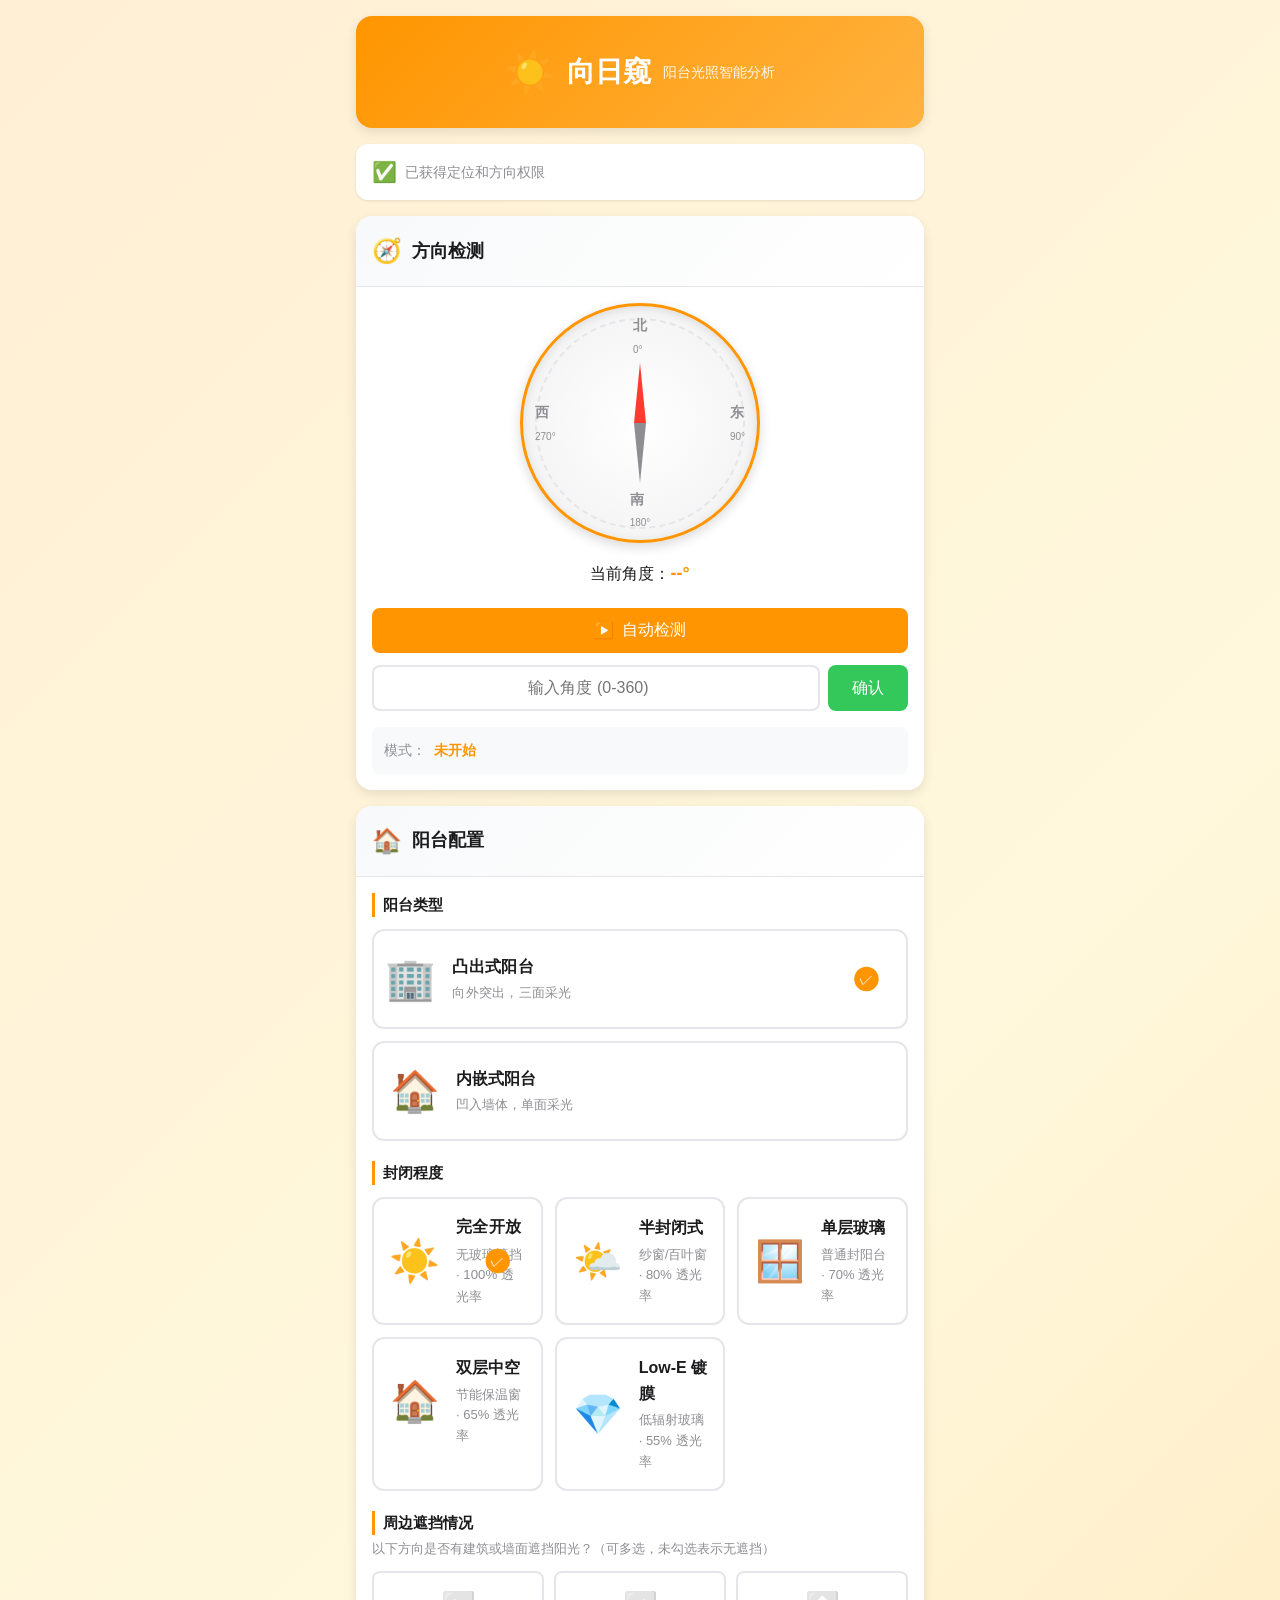
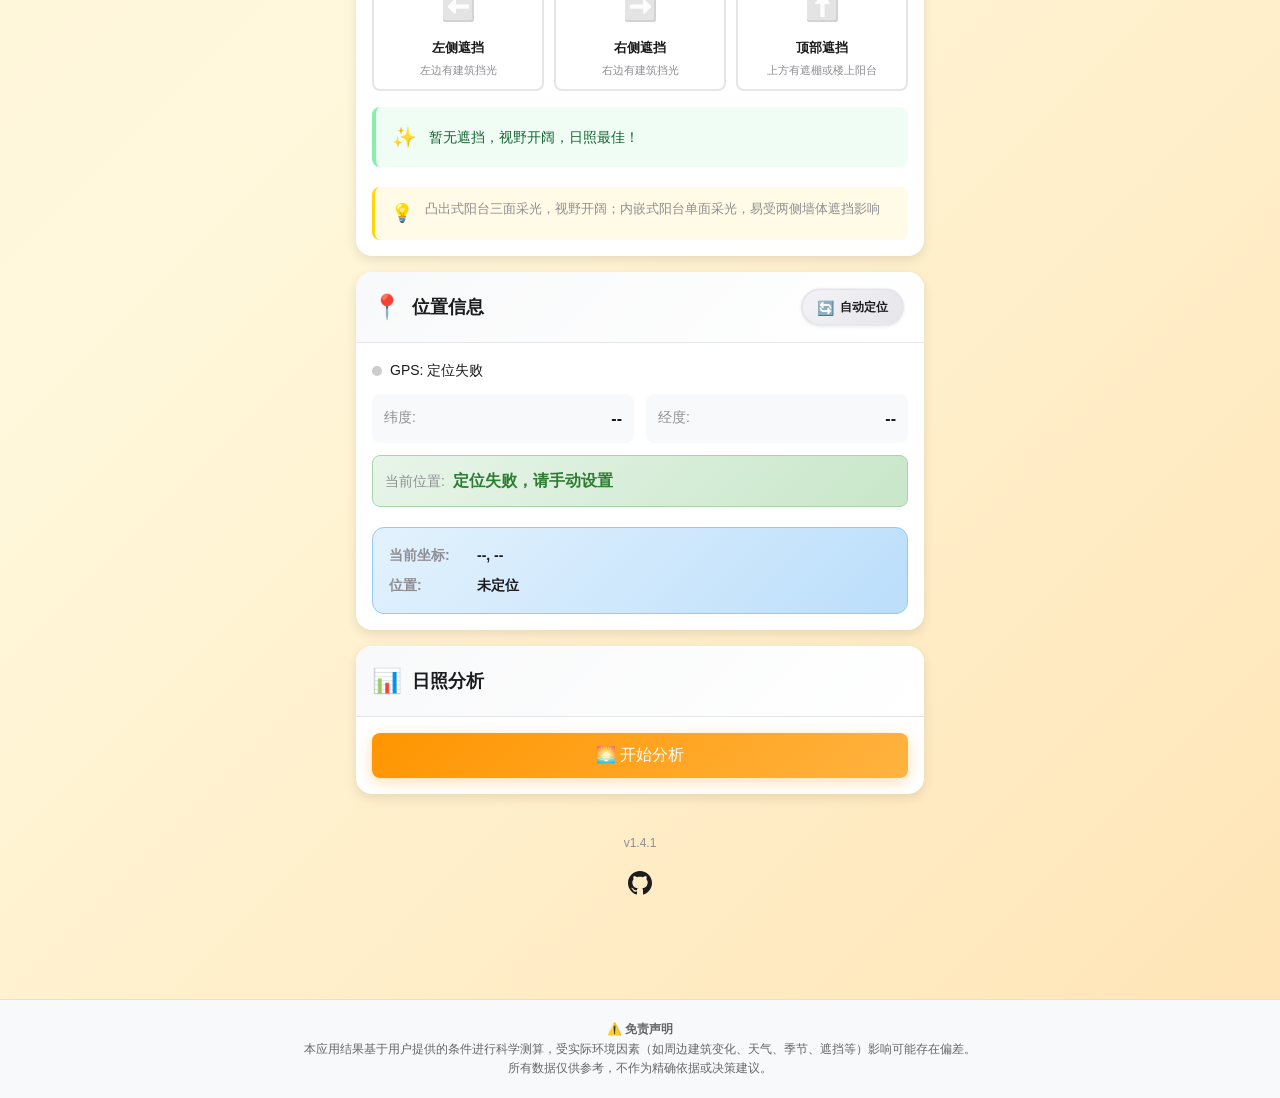
<file: index.html>
<!DOCTYPE html>
<html lang="zh-CN">
<head>
    <meta charset="UTF-8">
    <meta name="viewport" content="width=device-width, initial-scale=1.0, maximum-scale=1.0, user-scalable=no">
    <meta name="theme-color" content="#FF9500">
    <meta name="description" content="阳台光照智能分析应用 - 通过手机朝向检测与地理位置，精确计算日照时长和最佳采光时段">
    <title>向日窥 - 阳台光照分析</title>
    <link rel="stylesheet" href="styles.css">
</head>
<body>
    <!-- 主容器 -->
    <div class="app-container">
        <!-- 顶部标题栏 -->
        <header class="header">
            <div class="header-content">
                <div class="logo">☀️</div>
                <h1 class="app-title">向日窥</h1>
                <p class="app-subtitle">阳台光照智能分析</p>
            </div>
        </header>

        <!-- 权限状态提示 -->
        <div class="permission-status" id="permissionStatus">
            <span class="status-icon">📱</span>
            <span class="status-text">正在初始化权限...</span>
        </div>

        <!-- 模块 1: 方向检测 -->
        <section class="module orientation-module">
            <div class="module-header">
                <span class="module-icon">🧭</span>
                <h2>方向检测</h2>
            </div>
            
            <div class="module-content">
                <!-- 小指南针可视化 -->
                <div class="compass-container">
                    <div class="compass">
                        <div class="compass-ring"></div>
                        <div class="compass-directions">
                            <span class="dir dir-n">北<br><small>0°</small></span>
                            <span class="dir dir-e">东<br><small>90°</small></span>
                            <span class="dir dir-s">南<br><small>180°</small></span>
                            <span class="dir dir-w">西<br><small>270°</small></span>
                        </div>
                        <div class="compass-needle" id="compassNeedle">
                            <div class="needle-center"></div>
                        </div>
                    </div>
                    <div class="compass-current-angle">当前角度：<strong id="currentAngle">--°</strong></div>
                </div>

                <!-- 控制按钮组 -->
                <div class="orientation-controls">
                    <button class="btn btn-primary" id="autoDetectBtn">
                        <span class="btn-icon">▶️</span>
                        <span class="btn-text">自动检测</span>
                    </button>
                    
                    <div class="manual-input-container">
                        <input type="number" 
                               id="manualAngleInput" 
                               placeholder="输入角度 (0-360)"
                               min="0" 
                               max="360"
                               step="1">
                        <button class="btn btn-secondary" id="manualSetBtn">确认</button>
                    </div>
                </div>

                <div class="orientation-status" id="orientationStatus">
                    <span class="status-label">模式：</span>
                    <span class="status-value" id="modeDisplay">未开始</span>
                </div>
            </div>
        </section>

        <!-- 模块 2: 阳台配置 -->
        <section class="module balcony-config-module">
            <div class="module-header">
                <span class="module-icon">🏠</span>
                <h2>阳台配置</h2>
            </div>
            
            <div class="module-content">
                <!-- 阳台类型选择 -->
                <div class="config-section">
                    <h3 class="config-title">阳台类型</h3>
                    <div class="balcony-type-selector">
                        <label class="radio-card">
                            <input type="radio" name="balconyType" value="protruding" checked id="balconyProtruding">
                            <div class="card-content">
                                <span class="card-icon">🏢</span>
                                <div class="card-info">
                                    <strong>凸出式阳台</strong>
                                    <p>向外突出，三面采光</p>
                                </div>
                            </div>
                        </label>
                        
                        <label class="radio-card">
                            <input type="radio" name="balconyType" value="recessed" id="balconyRecessed">
                            <div class="card-content">
                                <span class="card-icon">🏠</span>
                                <div class="card-info">
                                    <strong>内嵌式阳台</strong>
                                    <p>凹入墙体，单面采光</p>
                                </div>
                            </div>
                        </label>
                    </div>
                </div>

                <!-- 封闭式选项（所有阳台都需要） -->
                <div class="config-section">
                    <h3 class="config-title">封闭程度</h3>
                    <div class="binary-selector">
                        <label class="radio-card binary-option">
                            <input type="radio" name="enclosedType" value="open" checked>
                            <div class="card-content">
                                <span class="card-icon">☀️</span>
                                <div class="card-info">
                                    <strong>完全开放</strong>
                                    <p>无玻璃遮挡 · 100% 透光率</p>
                                </div>
                            </div>
                        </label>
                        
                        <label class="radio-card binary-option">
                            <input type="radio" name="enclosedType" value="semi-closed">
                            <div class="card-content">
                                <span class="card-icon">🌤️</span>
                                <div class="card-info">
                                    <strong>半封闭式</strong>
                                    <p>纱窗/百叶窗 · 80% 透光率</p>
                                </div>
                            </div>
                        </label>
                        
                        <label class="radio-card binary-option">
                            <input type="radio" name="enclosedType" value="closed-single">
                            <div class="card-content">
                                <span class="card-icon">🪟</span>
                                <div class="card-info">
                                    <strong>单层玻璃</strong>
                                    <p>普通封阳台 · 70% 透光率</p>
                                </div>
                            </div>
                        </label>
                        
                        <label class="radio-card binary-option">
                            <input type="radio" name="enclosedType" value="closed-double">
                            <div class="card-content">
                                <span class="card-icon">🏠</span>
                                <div class="card-info">
                                    <strong>双层中空</strong>
                                    <p>节能保温窗 · 65% 透光率</p>
                                </div>
                            </div>
                        </label>
                        
                        <label class="radio-card binary-option">
                            <input type="radio" name="enclosedType" value="closed-low-e">
                            <div class="card-content">
                                <span class="card-icon">💎</span>
                                <div class="card-info">
                                    <strong>Low-E 镀膜</strong>
                                    <p>低辐射玻璃 · 55% 透光率</p>
                                </div>
                            </div>
                        </label>
                    </div>
                </div>

                <!-- 遮挡选项（仅凸出式阳台显示） -->
                <div class="config-section obstruction-section" id="obstructionSection" style="display: none;">
                    <h3 class="config-title">周边遮挡情况</h3>
                    <p class="config-hint">以下方向是否有建筑或墙面遮挡阳光？（可多选，未勾选表示无遮挡）</p>
                    
                    <div class="obstruction-grid">
                        <label class="checkbox-card">
                            <input type="checkbox" name="obstruction" value="left">
                            <div class="card-content">
                                <span class="card-icon">⬅️</span>
                                <div class="card-info">
                                    <strong>左侧遮挡</strong>
                                    <p>左边有建筑挡光</p>
                                </div>
                            </div>
                        </label>
                        
                        <label class="checkbox-card">
                            <input type="checkbox" name="obstruction" value="right">
                            <div class="card-content">
                                <span class="card-icon">➡️</span>
                                <div class="card-info">
                                    <strong>右侧遮挡</strong>
                                    <p>右边有建筑挡光</p>
                                </div>
                            </div>
                        </label>
                        
                        <label class="checkbox-card">
                            <input type="checkbox" name="obstruction" value="top">
                            <div class="card-content">
                                <span class="card-icon">⬆️</span>
                                <div class="card-info">
                                    <strong>顶部遮挡</strong>
                                    <p>上方有遮棚或楼上阳台</p>
                                </div>
                            </div>
                        </label>
                    </div>
                    
                    <!-- 动态提示 -->
                    <div class="obstruction-tip" id="obstructionTip">
                        <span class="tip-icon">✨</span>
                        <p class="tip-text">暂无遮挡，视野开阔，日照最佳！</p>
                    </div>
                </div>

                <div class="config-tip">
                    <span class="tip-icon">💡</span>
                    <p>凸出式阳台三面采光，视野开阔；内嵌式阳台单面采光，易受两侧墙体遮挡影响</p>
                </div>
            </div>
        </section>

        <!-- 模块 3: 位置信息 -->
        <section class="module location-module">
            <div class="module-header">
                <span class="module-icon">📍</span>
                <h2>位置信息</h2>
                <!-- 模式切换开关 -->
                <button class="mode-switch-btn" id="locationModeSwitch" title="切换自动/手动模式">
                    <span class="switch-icon">🔄</span>
                    <span class="switch-text" id="locationModeText">自动定位</span>
                </button>
            </div>
            
            <div class="module-content">
                <!-- 自动定位模式 -->
                <div class="location-auto-mode" id="autoLocationPanel">
                    <div class="location-status-bar">
                        <span class="location-indicator" id="gpsIndicator">
                            <span class="indicator-dot inactive"></span>
                            <span class="indicator-text">GPS: 等待定位</span>
                        </span>
                    </div>
                    
                    <div class="geo-display">
                        <div class="geo-item">
                            <span class="geo-label">纬度:</span>
                            <span class="geo-value" id="latitudeValue">--</span>
                        </div>
                        <div class="geo-item">
                            <span class="geo-label">经度:</span>
                            <span class="geo-value" id="longitudeValue">--</span>
                        </div>
                    </div>
                    
                    <div class="address-display">
                        <span class="address-label">当前位置:</span>
                        <span class="address-value" id="currentAddress">正在获取...</span>
                    </div>
                </div>

                <!-- 手动定位模式 - 全新设计 -->
                <div class="location-manual-mode" id="manualLocationPanel" style="display: none;">
                    <!-- 方式一：坐标输入 -->
                    <div class="manual-input-section coords-section">
                        <div class="section-header">
                            <span class="section-icon">🎯</span>
                            <h3>方式一：精确坐标</h3>
                        </div>
                        <div class="coordinate-inputs">
                            <div class="input-group">
                                <label for="manualLat">
                                    <span class="input-icon">🌐</span>
                                    纬度
                                </label>
                                <input type="number" id="manualLat" step="0.000001" placeholder="-90 ~ 90" min="-90" max="90">
                                <span class="input-hint">可点击地图获取坐标</span>
                            </div>
                            <div class="input-group">
                                <label for="manualLng">
                                    <span class="input-icon">🗺️</span>
                                    经度
                                </label>
                                <input type="number" id="manualLng" step="0.000001" placeholder="-180 ~ 180" min="-180" max="180">
                                <span class="input-hint">北京约 116.4, 重庆约 106.5</span>
                            </div>
                        </div>
                        <button class="btn btn-coords" id="setCoordsBtn">✓ 应用坐标</button>
                    </div>
                    
                    <!-- 方式二：城市选择 -->
                    <div class="manual-input-section city-section">
                        <div class="section-header">
                            <span class="section-icon">🏙️</span>
                            <h3>方式二：选择地区</h3>
                        </div>
                        <p class="section-desc">逐级选择地区（省 → 市 → 区），选择后自动填充坐标</p>
                        
                        <div id="cityCascadeContainer"></div>
                    </div>
                </div>
                                </optgroup>
                            </select>
                
                <!-- 底部信息显示区 -->
                <div class="location-footer-info">
                    <div class="footer-coordinates">
                        <span class="coord-label">当前坐标:</span>
                        <span class="coord-value" id="footerCoordinates">--, --</span>
                    </div>
                    <div class="footer-city">
                        <span class="city-label">位置:</span>
                        <span class="city-value" id="footerCityName">未定位</span>
                    </div>
                </div>
            </div>
        </section>

        <!-- 模块 4: 分析结果 -->
        <section class="module analysis-module">
            <div class="module-header">
                <span class="module-icon">📊</span>
                <h2>日照分析</h2>
            </div>
            
            <div class="module-content">
                <button class="btn btn-large btn-analyze" id="analyzeBtn" onclick="window.performAnalysis && window.performAnalysis()">
                    🌅 开始分析
                </button>

                <div class="analysis-results" id="analysisResults" style="display: none;">
                    <div class="result-section result-primary">
                        <h3>今日光照概览</h3>
                    </div>

                    <div class="result-grid">
                        <div class="result-card">
                            <div class="result-icon">🧭</div>
                            <div class="result-label">检测朝向</div>
                            <div class="result-value" id="resultDirection">--</div>
                        </div>

                        <div class="result-card highlight">
                            <div class="result-icon">⏱️</div>
                            <div class="result-label">日照时长</div>
                            <div class="result-value value-large" id="resultDuration">--</div>
                        </div>

                        <div class="result-card">
                            <div class="result-icon">🌅</div>
                            <div class="result-label">日出时间</div>
                            <div class="result-value" id="resultSunrise">--</div>
                        </div>

                        <div class="result-card">
                            <div class="result-icon">🌇</div>
                            <div class="result-label">日落时间</div>
                            <div class="result-value" id="resultSunset">--</div>
                        </div>

                        <div class="result-card">
                            <div class="result-icon">☀️</div>
                            <div class="result-label">正午时间</div>
                            <div class="result-value" id="resultSolarNoon">--</div>
                        </div>
                    </div>

                    <div class="result-section result-detail">
                        <h3>详细数据</h3>
                        <table class="detail-table">
                            <tbody id="detailTableBody">
                                <tr>
                                    <td>阳台类型</td>
                                    <td id="detailBalconyType">--</td>
                                </tr>
                                <tr>
                                    <td>封闭情况</td>
                                    <td id="detailEnclosedType">--</td>
                                </tr>
                                <tr>
                                    <td>周边遮挡</td>
                                    <td id="detailObstructions">无</td>
                                </tr>
                                <tr>
                                    <td>纬度</td>
                                    <td id="detailLatitude">--</td>
                                </tr>
                                <tr>
                                    <td>经度</td>
                                    <td id="detailLongitude">--</td>
                                </tr>
                                <tr>
                                    <td>有效采光时段</td>
                                    <td id="detailEffectiveTime">--</td>
                                </tr>
                                <tr>
                                    <td>光照评分</td>
                                    <td id="lightScore">--</td>
                                </tr>
                            </tbody>
                        </table>
                    </div>

                    <div class="result-summary">
                        <div class="summary-rating" id="summaryRating">
                            <span class="rating-stars">⭐</span>
                            <span class="rating-text">待分析</span>
                        </div>
                        <p class="summary-desc" id="summaryDesc">请点击"开始分析"获取完整报告</p>
                        
                        <button class="btn btn-primary" onclick="showMonthDetail()" style="margin-top: 15px; width: 100%;">
                            📅 查看全年日照详情
                        </button>

                        <!-- AI 智能分析助手 -->
                        <div class="ai-assistant-section" id="aiAssistantSection" style="display: none; margin-top: 20px; padding: 20px; background: linear-gradient(135deg, #f8f9fa 0%, #e9ecef 100%); border-radius: 12px; border: 2px solid #007bff;">
                            <h4 style="margin: 0 0 15px 0; color: #007bff; font-size: 16px; display: flex; align-items: center; gap: 8px;">
                                🤖 AI 智能分析助手
                            </h4>
                            
                            <div style="background:#fff;padding:12px;border-radius:8px;margin-bottom:15px;border-left:4px solid #28a745;font-size:13px;color:#155724;">
                                ✅ 阳台数据已就绪，点击下方按钮即可向 AI 提问！
                            </div>

                            <div style="display:grid;grid-template-columns:repeat(auto-fit,minmax(140px,1fr));gap:12px;margin-bottom:15px;">
                                <button id="copyPromptBtn" class="btn-ai-copy" style="padding:12px 15px;background:#6c757d;color:white;border:none;border-radius:8px;cursor:pointer;font-size:14px;font-weight:500;display:flex;flex-direction:column;align-items:center;gap:5px;">
                                    <span style="font-size:20px;">📋</span>
                                    <span>复制提示词</span>
                                </button>
                                <button onclick="window.openAIPlatform('deepseek')" class="btn-ai-platform" data-platform="deepseek" style="padding:12px 15px;background:#1e3a8a;color:white;border:none;border-radius:8px;cursor:pointer;font-size:14px;font-weight:500;display:flex;flex-direction:column;align-items:center;gap:5px;">
                                    <span style="font-size:20px;">💙</span>
                                    <span>DeepSeek</span>
                                </button>
                                <button onclick="window.openAIPlatform('qwen')" class="btn-ai-platform" data-platform="qwen" style="padding:12px 15px;background:#ff6b35;color:white;border:none;border-radius:8px;cursor:pointer;font-size:14px;font-weight:500;display:flex;flex-direction:column;align-items:center;gap:5px;">
                                    <span style="font-size:20px;">🧡</span>
                                    <span>通义千问</span>
                                </button>
                                <button onclick="window.openAIPlatform('doubao')" class="btn-ai-platform" data-platform="doubao" style="padding:12px 15px;background:#2563eb;color:white;border:none;border-radius:8px;cursor:pointer;font-size:14px;font-weight:500;display:flex;flex-direction:column;align-items:center;gap:5px;">
                                    <span style="font-size:20px;">🟣</span>
                                    <span>豆包</span>
                                </button>
                            </div>

                            <div style="font-size:12px;color:#666;line-height:1.6;text-align:center;">
                                <strong>点击任意平台 → 自动复制完整提示词 → 打开 AI 对话</strong>
                            </div>
                        </div>
                    </div>
                </div>
            </div>
        </section>

        <!-- 月份详情弹窗 -->
        <div id="monthModal" style="display: none; position: fixed; top: 0; left: 0; width: 100%; height: 100%; background: rgba(0,0,0,0.5); z-index: 10000; justify-content: center; align-items: center;" onclick="if(event.target===this) window.closeMonthModal()">
            <div class="modal-content" style="background: white; border-radius: 12px; padding: 30px; max-width: 800px; width: 90%; max-height: 80vh; overflow-y: auto; position: relative;">
                <button class="modal-close" onclick="window.closeMonthModal()" style="position: absolute; top: 15px; right: 15px; background: none; border: none; font-size: 24px; cursor: pointer; color: #888;">&times;</button>
                <h2 id="modalMonthTitle" style="margin-bottom: 10px; font-size: 22px;"></h2>
                <p id="modalMonthDesc" style="color: #666; font-size: 14px; margin-bottom: 20px;"></p>
                <div id="modalMonthContent">
                    <!-- 每日详情由 JS 生成 -->
                </div>
            </div>
        </div>

        <!-- 底部信息 -->
        <footer class="footer">
            <p class="version">v1.4.1</p>
            <a href="https://github.com/miaouai/sun" class="github-link" target="_blank" title="GitHub">
                <svg viewBox="0 0 24 24" width="24" height="24" fill="currentColor">
                    <path d="M12 0c-6.626 0-12 5.373-12 12 0 5.302 3.438 9.8 8.207 11.387.599.111.793-.261.793-.577v-2.234c-3.338.726-4.033-1.416-4.033-1.416-.546-1.387-1.333-1.756-1.333-1.756-1.089-.745.083-.729.083-.729 1.205.084 1.839 1.237 1.839 1.237 1.07 1.834 2.807 1.304 3.492.997.107-.775.418-1.305.762-1.604-2.665-.305-5.467-1.334-5.467-5.931 0-1.311.469-2.381 1.236-3.221-.124-.303-.535-1.524.117-3.176 0 0 1.008-.322 3.301 1.23.957-.266 1.983-.399 3.003-.404 1.02.005 2.047.138 3.006.404 2.291-1.552 3.297-1.23 3.297-1.23.653 1.653.242 2.874.118 3.176.77.84 1.235 1.911 1.235 3.221 0 4.609-2.807 5.624-5.479 5.921.43.372.823 1.102.823 2.222v3.293c0 .319.192.694.801.576 4.765-1.589 8.199-6.086 8.199-11.386 0-6.627-5.373-12-12-12z"/>
                </svg>
            </a>
        </footer>
    </div>

    <!-- Toast 消息 -->
    <div class="toast" id="toast"></div>

    <!-- 加载遮罩 -->
    <div class="loading-overlay" id="loadingOverlay">
        <div class="loading-spinner"></div>
        <p class="loading-text">分析中...</p>
    </div>

    <!-- 模块化 JavaScript -->
    <!-- NOAA 高精度日出日落计算模块 -->
    <script src="data/noaa-sunrise.js"></script>
    
    <!-- 日照计算核心模块 -->
    <script src="data/sun-calculations.js"></script>
    
    <!-- 城市联级菜单模块 -->
    <script src="data/cities-cascade.js"></script>
    
    <!-- 应用主逻辑 -->
    <script src="app.js"></script>
    
    <script>
        // 页面加载检查
        window.addEventListener('load', function() {
            console.log('✅ 页面加载完成');
            console.log('AppState:', typeof AppState);
            console.log('SunCalculations:', typeof window.SunCalculations);
            console.log('initCityCascadeMenu:', typeof window.initCityCascadeMenu);
        });
    </script>
    
    <!-- ========== 免责声明（页面底部） ========== -->
    <div style="text-align: center; padding: 20px; background: #f8f9fa; border-top: 1px solid #e0e0e0; font-size: 12px; color: #666; line-height: 1.6;">
        ⚠️ <strong>免责声明</strong><br>
        本应用结果基于用户提供的条件进行科学测算，受实际环境因素（如周边建筑变化、天气、季节、遮挡等）影响可能存在偏差。<br>
        所有数据仅供参考，不作为精确依据或决策建议。
    </div>
    
    <link rel="stylesheet" href="styles-cascade.css">
</body>
</html>
</file>
<file: styles.css>
/* ============================================
   向日窥 - Sun Peek 样式表
   Version: 1.0.0
   ============================================ */

/* CSS Variables */
:root {
    --primary-color: #FF9500;
    --primary-light: #FFB340;
    --primary-dark: #E68A00;
    --success-color: #34C759;
    --warning-color: #FFD60A;
    --error-color: #FF3B30;
    --background-color: #FAFAFA;
    --card-background: #FFFFFF;
    --text-primary: #1C1C1E;
    --text-secondary: #8E8E93;
    --border-color: #E5E5EA;
    --shadow-sm: 0 1px 3px rgba(0, 0, 0, 0.1);
    --shadow-md: 0 4px 12px rgba(0, 0, 0, 0.1);
    --shadow-lg: 0 8px 24px rgba(0, 0, 0, 0.15);
    --radius-sm: 8px;
    --radius-md: 12px;
    --radius-lg: 16px;
    --transition-fast: 0.15s ease;
    --transition-normal: 0.3s ease;
}

/* Reset & Base */
*, *::before, *::after {
    margin: 0;
    padding: 0;
    box-sizing: border-box;
}

body {
    font-family: -apple-system, BlinkMacSystemFont, 'Segoe UI', 'PingFang SC', 'Hiragino Sans GB', 'Microsoft YaHei', sans-serif;
    background: linear-gradient(135deg, #FFEFD5 0%, #FFF8DC 50%, #FFE4B5 100%);
    min-height: 100vh;
    color: var(--text-primary);
    line-height: 1.6;
}

.app-container {
    max-width: 600px;
    margin: 0 auto;
    padding: 16px;
    padding-bottom: 80px;
}

/* Header */
.header {
    text-align: center;
    padding: 24px 0;
    background: linear-gradient(135deg, #FF9500 0%, #FFB340 100%);
    border-radius: var(--radius-lg);
    margin-bottom: 16px;
    box-shadow: var(--shadow-md);
    color: white;
}

.header-content {
    display: flex;
    align-items: center;
    justify-content: center;
    gap: 12px;
}

.logo {
    font-size: 40px;
    animation: pulse 2s ease-in-out infinite;
}

@keyframes pulse {
    0%, 100% { transform: scale(1); }
    50% { transform: scale(1.1); }
}

.app-title {
    font-size: 28px;
    font-weight: 700;
}

.app-subtitle {
    font-size: 14px;
    opacity: 0.9;
}

/* Permission Status */
.permission-status {
    display: flex;
    align-items: center;
    gap: 8px;
    padding: 12px 16px;
    background: var(--card-background);
    border-radius: var(--radius-md);
    margin-bottom: 16px;
    box-shadow: var(--shadow-sm);
}

.status-icon {
    font-size: 20px;
}

.status-text {
    font-size: 14px;
    color: var(--text-secondary);
}

/* Module Card */
.module {
    background: var(--card-background);
    border-radius: var(--radius-lg);
    margin-bottom: 16px;
    box-shadow: var(--shadow-md);
    overflow: hidden;
}

.module-header {
    display: flex;
    align-items: center;
    gap: 10px;
    padding: 16px;
    background: linear-gradient(135deg, #f8f9fa 0%, #ffffff 100%);
    border-bottom: 1px solid var(--border-color);
}

.module-icon {
    font-size: 24px;
}

.module-header h2 {
    font-size: 18px;
    font-weight: 600;
    color: var(--text-primary);
}

.module-content {
    padding: 16px;
}

/* ====================
   指南针模块样式
   ==================== */
.compass-container {
    display: flex;
    flex-direction: column;
    align-items: center;
    gap: 16px;
    margin-bottom: 20px;
}

.compass {
    position: relative;
    width: 240px;
    height: 240px;
    border-radius: 50%;
    background: radial-gradient(circle at center, #fff 0%, #f0f0f0 100%);
    box-shadow: 
        inset 0 2px 10px rgba(0, 0, 0, 0.1),
        0 4px 12px rgba(0, 0, 0, 0.15);
    border: 3px solid var(--primary-color);
}

.compass-ring {
    position: absolute;
    top: 5%;
    left: 5%;
    right: 5%;
    bottom: 5%;
    border-radius: 50%;
    border: 2px dashed var(--border-color);
}

.compass-directions {
    position: absolute;
    top: 0;
    left: 0;
    right: 0;
    bottom: 0;
}

.compass-directions .dir {
    position: absolute;
    font-size: 14px;
    font-weight: 600;
    color: var(--text-secondary);
}

.compass-directions .dir small {
    font-size: 10px;
    font-weight: normal;
}

.dir-n { top: 8px; left: 50%; transform: translateX(-50%); color: var(--primary-dark); }
.dir-e { right: 12px; top: 50%; transform: translateY(-50%); }
.dir-s { bottom: 8px; left: 50%; transform: translateX(-50%); }
.dir-w { left: 12px; top: 50%; transform: translateY(-50%); }

.compass-needle {
    position: absolute;
    top: 50%;
    left: 50%;
    width: 0;
    height: 0;
    /* 初始不设 transform，由 JS 动态控制旋转 */
}

/* 北向指针（红色）- 向上延伸 */
.compass-needle::before {
    content: '';
    position: absolute;
    bottom: 50%;  /* 从中心点开始，这样 rotate 时它会绕中心转 */
    left: 50%;
    width: 0;
    height: 0;
    transform: translateX(-50%);
    border-left: 6px solid transparent;
    border-right: 6px solid transparent;
    border-bottom: 60px solid var(--error-color); /* 红色指北 - 向上 (缩短) */
}

/* 南向指针（灰色）- 向下延伸 */
.compass-needle::after {
    content: '';
    position: absolute;
    top: 50%;   /* 从中心点开始 */
    left: 50%;
    width: 0;
    height: 0;
    transform: translateX(-50%);
    border-left: 6px solid transparent;
    border-right: 6px solid transparent;
    border-top: 60px solid var(--text-secondary); /* 灰色指南 - 向下 (缩短) */
}

.compass-current-angle {
    font-size: 16px;
    font-weight: 500;
    color: var(--text-primary);
}

#currentAngle {
    color: var(--primary-color);
    font-size: 18px;
}

.orientation-controls {
    display: flex;
    flex-direction: column;
    gap: 12px;
}

.manual-input-container {
    display: flex;
    gap: 8px;
}

#manualAngleInput {
    flex: 1;
    padding: 12px;
    border: 2px solid var(--border-color);
    border-radius: var(--radius-sm);
    font-size: 16px;
    text-align: center;
    transition: border-color var(--transition-fast);
}

#manualAngleInput:focus {
    outline: none;
    border-color: var(--primary-color);
}

#manualAngleInput:disabled {
    background: #f5f5f5;
    cursor: not-allowed;
}

.orientation-status {
    margin-top: 16px;
    padding: 12px;
    background: #f8f9fa;
    border-radius: var(--radius-sm);
    font-size: 14px;
}

.status-label {
    color: var(--text-secondary);
    margin-right: 4px;
}

.status-value {
    font-weight: 600;
    color: var(--primary-color);
}

/* ====================
   阳台配置模块样式
   ==================== */
/* 配置区块通用样式 */
.config-section {
    margin-bottom: 20px;
}

.config-section:last-child {
    margin-bottom: 0;
}

.config-title {
    font-size: 15px;
    font-weight: 600;
    color: var(--text-primary);
    margin-bottom: 12px;
    padding-left: 8px;
    border-left: 3px solid var(--primary-color);
}

.config-hint {
    font-size: 13px;
    color: var(--text-secondary);
    margin-bottom: 12px;
    margin-top: -8px;
}

.balcony-type-selector {
    display: flex;
    flex-direction: column;
    gap: 12px;
}

/* 封闭式选项样式 - 支持多个选项 */
.binary-selector {
    display: grid;
    grid-template-columns: repeat(auto-fit, minmax(140px, 1fr));
    gap: 12px;
}

@media (max-width: 768px) {
    .binary-selector {
        grid-template-columns: repeat(2, 1fr);
    }
    
    /* 最后一个选项单独一行（奇数情况） */
    .binary-option:last-child:nth-child(odd) {
        grid-column: span 2;
    }
}

.binary-option:hover {
    border-color: var(--success-color);
    background: #f0fdf4;
}

.binary-option input[type="radio"]:checked + .card-content::before {
    background: var(--success-color);
}

/* 遮挡选项网格布局（仅凸出式显示） */
.obstruction-grid {
    display: grid;
    grid-template-columns: repeat(3, 1fr);
    gap: 10px;
}

.checkbox-card {
    cursor: pointer;
    padding: 12px;
    border: 2px solid var(--border-color);
    border-radius: var(--radius-sm);
    transition: all var(--transition-fast);
}

.checkbox-card:hover {
    border-color: var(--primary-light);
    background: #fffaf0;
}

.checkbox-card input[type="checkbox"] {
    position: absolute;
    opacity: 0;
}

.checkbox-card input[type="checkbox"]:checked + .card-content {
    transform: scale(1.02);
}

.checkbox-card input[type="checkbox"]:checked + .card-content::before {
    content: '✓';
    position: absolute;
    right: 16px;
    top: 50%;
    transform: translateY(-50%);
    width: 24px;
    height: 24px;
    background: var(--primary-color);
    color: white;
    border-radius: 50%;
    display: flex;
    align-items: center;
    justify-content: center;
    font-size: 14px;
}

.checkbox-card input[type="checkbox"]:checked + .card-content .card-icon {
    opacity: 1;
    filter: grayscale(0) drop-shadow(0 2px 4px rgba(0,0,0,0.1));
}

.checkbox-card .card-content {
    display: flex;
    flex-direction: column;
    align-items: center;
    text-align: center;
    gap: 8px;
    position: relative;
    transition: transform var(--transition-fast);
}

.checkbox-card .card-icon {
    font-size: 28px;
    opacity: 0.3;
    filter: grayscale(100%);
    transition: all var(--transition-fast);
}

/* 遮挡提示区域样式 */
.obstruction-tip {
    margin-top: 16px;
    padding: 14px 16px;
    background: #f0fdf4;
    border-left: 4px solid #86efac;
    border-radius: 8px;
    display: flex;
    align-items: center;
    gap: 12px;
    transition: all 0.3s ease;
}

.obstruction-tip .tip-icon {
    font-size: 20px;
    flex-shrink: 0;
}

.obstruction-tip .tip-text {
    font-size: 14px;
    color: #166534;
    line-height: 1.5;
    margin: 0;
}

.checkbox-card .card-info {
    display: flex;
    flex-direction: column;
    align-items: center;
}

.checkbox-card .card-info strong {
    font-size: 13px;
    margin-bottom: 4px;
}

.checkbox-card .card-info p {
    font-size: 11px;
    color: var(--text-secondary);
    line-height: 1.3;
}

@media (min-width: 480px) {
    .obstruction-grid {
        grid-template-columns: repeat(3, 1fr);
    }
}

@media (max-width: 479px) {
    .obstruction-grid {
        grid-template-columns: 1fr;
    }
    
    .checkbox-card .card-content {
        flex-direction: row;
        text-align: left;
    }
    
    .checkbox-card .card-icon {
        font-size: 32px;
    }
    
    .checkbox-card .card-info {
        flex-direction: column;
        align-items: flex-start;
    }
}

.radio-card {
    cursor: pointer;
    padding: 16px;
    border: 2px solid var(--border-color);
    border-radius: var(--radius-md);
    transition: all var(--transition-fast);
}

.radio-card:hover {
    border-color: var(--primary-light);
    background: #fffaf0;
}

.radio-card input[type="radio"] {
    position: absolute;
    opacity: 0;
}

.radio-card input[type="radio"]:checked ~ .card-content {
    transform: scale(1.02);
}

.radio-card input[type="radio"]:checked ~ .card-content::before {
    content: '✓';
    position: absolute;
    right: 16px;
    top: 50%;
    transform: translateY(-50%);
    width: 24px;
    height: 24px;
    background: var(--primary-color);
    color: white;
    border-radius: 50%;
    display: flex;
    align-items: center;
    justify-content: center;
    font-size: 14px;
}

.card-content {
    display: flex;
    align-items: center;
    gap: 16px;
    position: relative;
    transition: transform var(--transition-fast);
}

.card-icon {
    font-size: 40px;
}

.card-info strong {
    display: block;
    font-size: 16px;
    margin-bottom: 4px;
}

.card-info p {
    font-size: 13px;
    color: var(--text-secondary);
}

.config-tip {
    margin-top: 16px;
    padding: 12px 16px;
    background: #fffbe6;
    border-left: 3px solid var(--warning-color);
    border-radius: var(--radius-sm);
    display: flex;
    align-items: start;
    gap: 12px;
}

.tip-icon {
    font-size: 18px;
    flex-shrink: 0;
}

.config-tip p {
    font-size: 13px;
    color: var(--text-secondary);
    line-height: 1.5;
}

/* ====================
   位置信息模块样式（重构版 v1.2.0）
   ==================== */

/* 模块头部区域 - 添加切换按钮 */
.location-module .module-header {
    position: relative; /* 为绝对定位的子元素提供参考 */
    display: flex;
    justify-content: space-between;
    align-items: center;
    padding-right: 160px; /* 给切换按钮留出空间 */
}

.mode-switch-btn {
    position: absolute;
    right: 20px; /* 保持与右边框的距离 */
    top: 50%;
    transform: translateY(-50%);
    display: flex;
    align-items: center;
    gap: 6px;
    padding: 8px 14px;
    background: linear-gradient(135deg, #F2F2F7 0%, #E5E5EA 100%);
    border: 2px solid var(--border-color);
    border-radius: 20px;
    font-size: 12px;
    font-weight: 600;
    color: var(--text-primary);
    cursor: pointer;
    transition: all var(--transition-fast);
    box-shadow: var(--shadow-sm);
    white-space: nowrap;
    z-index: 10;
}

.mode-switch-btn:hover {
    border-color: var(--primary-color);
    transform: translateY(-50%) scale(1.05);
    box-shadow: var(--shadow-md);
}

.mode-switch-btn.manual-mode {
    background: linear-gradient(135deg, #FFF8DC 0%, #FFEFD5 100%);
    border-color: var(--warning-color);
    color: var(--primary-dark);
}

.switch-icon {
    font-size: 14px;
    animation: rotate-slow 3s linear infinite;
}

@keyframes rotate-slow {
    from { transform: rotate(0deg); }
    to { transform: rotate(360deg); }
}

.switch-text {
    white-space: nowrap;
}

/* 自动定位面板 */
.location-auto-mode {
    margin-bottom: 20px;
}

.location-status-bar {
    display: flex;
    justify-content: space-between;
    align-items: center;
    margin-bottom: 12px;
}

.location-indicator {
    display: flex;
    align-items: center;
    gap: 8px;
    font-size: 14px;
}

.indicator-dot {
    width: 10px;
    height: 10px;
    border-radius: 50%;
    background: #ccc;
}

.indicator-dot.active {
    background: var(--success-color);
    animation: blink 1.5s ease-in-out infinite;
}

.indicator-dot.loading {
    background: var(--warning-color);
    animation: pulse 1s ease-in-out infinite;
}

@keyframes blink {
    0%, 100% { opacity: 1; }
    50% { opacity: 0.3; }
}

@keyframes pulse {
    0%, 100% { transform: scale(1); opacity: 1; }
    50% { transform: scale(1.2); opacity: 0.7; }
}

.indicator-dot.inactive {
    background: #ccc;
}

.geo-display {
    display: grid;
    grid-template-columns: 1fr 1fr;
    gap: 12px;
    margin-bottom: 12px;
}

.geo-item {
    display: flex;
    justify-content: space-between;
    padding: 12px;
    background: #f8f9fa;
    border-radius: var(--radius-sm);
}

.geo-label {
    color: var(--text-secondary);
    font-size: 14px;
}

.geo-value {
    font-weight: 600;
    color: var(--text-primary);
}

.address-display {
    display: flex;
    align-items: center;
    gap: 8px;
    padding: 12px;
    background: linear-gradient(135deg, #e8f5e9 0%, #c8e6c9 100%);
    border-radius: var(--radius-sm);
    border: 1px solid #a5d6a7;
}

.address-label {
    color: var(--text-secondary);
    font-size: 14px;
}

.address-value {
    font-weight: 600;
    color: #2e7d32;
}

/* 手动定位面板 */
.location-manual-mode {
    display: none;  /* 默认隐藏 */
}

.manual-input-section {
    background: #FAFAFA;
    border-radius: var(--radius-md);
    padding: 20px;
    border: 1px solid var(--border-color);
    margin-bottom: 16px;
    transition: all var(--transition-fast);
}

.manual-input-section:hover {
    box-shadow: var(--shadow-sm);
    border-color: var(--primary-light);
}

.section-header {
    display: flex;
    align-items: center;
    gap: 8px;
    margin-bottom: 16px;
}

.section-icon {
    font-size: 20px;
}

.manual-input-section h3 {
    font-size: 15px;
    color: var(--text-primary);
    font-weight: 600;
    margin: 0;
    text-transform: uppercase;
    letter-spacing: 0.5px;
}

.section-desc {
    font-size: 12px;
    color: var(--text-secondary);
    margin-top: -8px;
    margin-bottom: 16px;
}

.coordinate-inputs {
    display: grid;
    grid-template-columns: 1fr 1fr;
    gap: 16px;
    margin-bottom: 16px;
}

.input-group {
    display: flex;
    flex-direction: column;
    gap: 8px;
}

.input-group label {
    display: flex;
    align-items: center;
    gap: 6px;
    font-size: 13px;
    color: var(--text-secondary);
    font-weight: 600;
}

.input-icon {
    font-size: 14px;
}

.input-group input {
    padding: 14px 16px;
    border: 2px solid var(--border-color);
    border-radius: var(--radius-sm);
    font-size: 14px;
    transition: all var(--transition-fast);
    background: white;
    font-family: monospace;
}

.input-group input:focus {
    outline: none;
    border-color: var(--primary-color);
    box-shadow: 0 0 0 3px rgba(255, 149, 0, 0.1);
}

.input-hint {
    font-size: 11px;
    color: var(--text-secondary);
    line-height: 1.4;
}

.btn-coords {
    width: 100%;
    padding: 14px 20px;
    background: linear-gradient(135deg, var(--primary-color) 0%, var(--primary-light) 100%);
    color: white;
    border: none;
    border-radius: var(--radius-sm);
    font-size: 14px;
    font-weight: 600;
    cursor: pointer;
    transition: all var(--transition-fast);
    box-shadow: 0 2px 8px rgba(255, 149, 0, 0.3);
}

.btn-coords:hover {
    transform: translateY(-2px);
    box-shadow: 0 4px 12px rgba(255, 149, 0, 0.4);
}

.btn-coords:active {
    transform: translateY(0);
}

.city-select-wrapper {
    display: flex;
    gap: 12px;
    align-items: stretch;
}

#citySelectSimple {
    flex: 1;
    padding: 12px;
    border: 2px solid var(--border-color);
    border-radius: var(--radius-sm);
    font-size: 14px;
    background: white;
    appearance: none;
    transition: border-color var(--transition-fast);
    max-height: 200px;
    overflow-y: auto;
    cursor: pointer;
}

#citySelectSimple:focus {
    outline: none;
    border-color: var(--primary-color);
    box-shadow: 0 0 0 3px rgba(255, 149, 0, 0.1);
}

#citySelectSimple optgroup {
    font-weight: 600;
    color: var(--text-secondary);
    padding: 8px 0 4px 0;
}

#citySelectSimple option {
    padding: 10px 12px;
    white-space: nowrap;
}

.btn-apply-city {
    min-width: 120px;
    padding: 12px 20px;
    background: linear-gradient(135deg, var(--success-color) 0%, #30D158 100%);
    color: white;
    border: none;
    border-radius: var(--radius-sm);
    font-size: 14px;
    font-weight: 600;
    cursor: pointer;
    white-space: nowrap;
    transition: all var(--transition-fast);
    box-shadow: 0 2px 8px rgba(52, 199, 89, 0.3);
}

.btn-apply-city:hover {
    transform: translateY(-2px);
    box-shadow: 0 4px 12px rgba(52, 199, 89, 0.4);
}

.btn-apply-city:active {
    transform: translateY(0);
}

/* 底部信息显示区 */
.location-footer-info {
    margin-top: 20px;
    padding: 16px;
    background: linear-gradient(135deg, #E3F2FD 0%, #BBDEFB 100%);
    border-radius: var(--radius-md);
    border: 1px solid #90CAF9;
}

.footer-coordinates,
.footer-city {
    display: flex;
    align-items: center;
    gap: 8px;
    margin-bottom: 8px;
    font-size: 14px;
}

.footer-coordinates:last-child,
.footer-city:last-child {
    margin-bottom: 0;
}

.coord-label,
.city-label {
    color: var(--text-secondary);
    font-weight: 600;
    min-width: 80px;
}

.coord-value,
.city-value {
    color: var(--text-primary);
    font-weight: 600;
    word-break: break-all;
}

/* 旧样式移除提示（已不再使用）*/
/* province-city-selectors, #provinceSelect, #citySelect 相关样式已在上面替换 */

/* ====================
   分析结果模块样式
   ==================== */
.btn-large {
    width: 100%;
    padding: 16px 24px;
    font-size: 18px;
    border-radius: var(--radius-md);
    border: none;
    cursor: pointer;
    transition: all var(--transition-fast);
    font-weight: 600;
}

.btn-analyze {
    background: linear-gradient(135deg, #FF9500 0%, #FFB340 100%);
    color: white;
    box-shadow: 0 4px 15px rgba(255, 149, 0, 0.3);
}

.btn-analyze:hover {
    transform: translateY(-2px);
    box-shadow: 0 6px 20px rgba(255, 149, 0, 0.4);
}

.btn-analyze:active {
    transform: translateY(0);
}

.analysis-results {
    margin-top: 20px;
}

.result-section {
    margin-bottom: 20px;
}

.result-section h3 {
    font-size: 14px;
    color: var(--text-secondary);
    margin-bottom: 12px;
    text-transform: uppercase;
    letter-spacing: 0.5px;
}

.result-grid {
    display: grid;
    grid-template-columns: repeat(2, 1fr);
    gap: 12px;
}

.result-card {
    padding: 16px;
    background: #f8f9fa;
    border-radius: var(--radius-md);
    text-align: center;
    transition: transform var(--transition-fast);
}

.result-card:hover {
    transform: translateY(-2px);
}

.result-card.highlight {
    background: linear-gradient(135deg, #FFF8DC 0%, #FFEFD5 100%);
    border: 2px solid var(--primary-color);
}

.result-icon {
    font-size: 28px;
    margin-bottom: 8px;
}

.result-label {
    font-size: 12px;
    color: var(--text-secondary);
    margin-bottom: 4px;
}

.result-value {
    font-size: 16px;
    font-weight: 600;
    color: var(--text-primary);
}

.value-large {
    font-size: 24px !important;
    color: var(--primary-color) !important;
}

.detail-table {
    width: 100%;
    border-collapse: collapse;
}

.detail-table td {
    padding: 10px 12px;
    border-bottom: 1px solid var(--border-color);
    font-size: 14px;
}

.detail-table td:first-child {
    color: var(--text-secondary);
    width: 40%;
}

.detail-table td:last-child {
    font-weight: 500;
}

.result-summary {
    margin-top: 20px;
    padding: 20px;
    background: linear-gradient(135deg, #f0fdf4 0%, #dcfce7 100%);
    border-radius: var(--radius-md);
    text-align: center;
    border: 1px solid #bbf7d0;
}

.summary-rating {
    display: inline-flex;
    align-items: center;
    gap: 8px;
    margin-bottom: 8px;
}

.rating-stars {
    font-size: 24px;
}

.rating-text {
    font-size: 18px;
    font-weight: 600;
    color: var(--text-primary);
}

.summary-desc {
    font-size: 14px;
    color: var(--text-secondary);
}

/* ====================
   按钮通用样式
   ==================== */
.btn {
    display: inline-flex;
    align-items: center;
    justify-content: center;
    gap: 8px;
    padding: 12px 24px;
    font-size: 16px;
    font-weight: 500;
    border: none;
    border-radius: var(--radius-sm);
    cursor: pointer;
    transition: all var(--transition-fast);
}

.btn:disabled {
    opacity: 0.5;
    cursor: not-allowed;
}

.btn-primary {
    background: var(--primary-color);
    color: white;
    flex: 1;
}

.btn-primary:not(:disabled):hover {
    background: var(--primary-dark);
    transform: translateY(-1px);
}

.btn-primary.active {
    background: var(--error-color);
}

.btn-secondary {
    background: var(--text-secondary);
    color: white;
}

.btn-secondary:not(:disabled):hover {
    background: #6c6c70;
}

/* ===== 手动确认按钮特殊样式 ===== */
#manualSetBtn {
    background: var(--success-color); /* 墨绿色 - 默认可用 */
    color: white;
}

#manualSetBtn:hover:not(:disabled) {
    background: #28a745; /* 深一点的绿色 */
    transform: translateY(-1px);
}

#manualSetBtn:disabled {
    background: #9e9e9e; /* 灰色 - 禁用状态 */
    cursor: not-allowed !important;
    opacity: 0.6;
    transform: none !important;
}

/* ====================
   Footer
   ==================== */
.footer {
    display: flex;
    flex-direction: column;
    align-items: center;
    justify-content: center;
    text-align: center;
    padding: 24px 0;
    color: var(--text-secondary);
    font-size: 12px;
    gap: 10px;
}

.footer p {
    margin-bottom: 8px;
}

.github-link {
    text-decoration: none;
    transition: all 0.3s ease;
    color: var(--text-primary);
    display: inline-flex;
    align-items: center;
}

.github-link:hover {
    transform: scale(1.1);
}

.github-link svg {
    width: 24px;
    height: 24px;
    fill: currentColor;
}

.more-info-btn {
    padding: 6px 12px;
    background: #f0f0f0;
    border: 1px solid #ddd;
    border-radius: 6px;
    cursor: pointer;
    font-size: 13px;
    color: #555;
    transition: all 0.3s ease;
}

.more-info-btn:hover {
    background: #e0e0e0;
    transform: translateY(-1px);
}

/* AI 智能分析助手样式 */
.ai-assistant-section {
    display: none;
    margin-top: 20px;
    padding: 20px;
    background: linear-gradient(135deg, #f8f9fa 0%, #e9ecef 100%);
    border-radius: 12px;
    border: 2px solid #007bff;
}

.btn-ai-copy,
.btn-ai-platform {
    transition: all 0.3s ease;
    box-shadow: 0 2px 4px rgba(0,0,0,0.1);
}

.btn-ai-copy:hover,
.btn-ai-platform:hover {
    transform: translateY(-2px);
    box-shadow: 0 4px 8px rgba(0,0,0,0.15);
}

.btn-ai-copy:active,
.btn-ai-platform:active {
    transform: translateY(0);
    box-shadow: 0 2px 4px rgba(0,0,0,0.1);
}

/* ====================
   Toast 消息
   ==================== */
.toast {
    position: fixed;
    bottom: 30px;
    left: 50%;
    transform: translateX(-50%) translateY(100px);
    padding: 14px 28px;
    background: rgba(0, 0, 0, 0.85);
    color: white;
    border-radius: var(--radius-md);
    font-size: 14px;
    opacity: 0;
    transition: all 0.3s ease;
    z-index: 1000;
    white-space: nowrap;
}

.toast.show {
    transform: translateX(-50%) translateY(0);
    opacity: 1;
}

/* ====================
   Loading 遮罩
   ==================== */
.loading-overlay {
    position: fixed;
    top: 0;
    left: 0;
    right: 0;
    bottom: 0;
    background: rgba(255, 255, 255, 0.95);
    display: none;
    align-items: center;
    justify-content: center;
    flex-direction: column;
    gap: 16px;
    z-index: 999;
}

.loading-overlay.show {
    display: flex;
}

.loading-spinner {
    width: 50px;
    height: 50px;
    border: 4px solid var(--border-color);
    border-top-color: var(--primary-color);
    border-radius: 50%;
    animation: spin 1s linear infinite;
}

@keyframes spin {
    to { transform: rotate(360deg); }
}

.loading-text {
    color: var(--text-secondary);
    font-size: 14px;
}

/* ====================
   响应式设计
   ==================== */
@media (max-width: 480px) {
    .app-container {
        padding: 12px;
        padding-bottom: 60px;
    }
    
    .header {
        padding: 20px 12px;
    }
    
    .logo {
        font-size: 32px;
    }
    
    .app-title {
        font-size: 24px;
    }
    
    .compass {
        width: 150px;
        height: 150px;
    }
    
    .result-grid {
        grid-template-columns: 1fr;
    }
    
    .province-city-selectors {
        grid-template-columns: 1fr;
    }
}

/* ====================
   打印样式
   ==================== */
@media print {
    body {
        background: white;
    }
    
    .module {
        break-inside: avoid;
        box-shadow: none;
        border: 1px solid #ddd;
    }
    
    .btn, .toast, .loading-overlay, footer {
        display: none !important;
    }
}
</file>
<file: styles-cascade.css>
/* 联级菜单选择器样式 */
.city-cascade-container {
    display: flex;
    flex-wrap: wrap;
    gap: 8px;
    align-items: center;
    margin-top: 12px;
}

.cascade-select {
    padding: 10px 16px !important;
    border: 2px solid #ddd !important;
    border-radius: 8px !important;
    font-size: 15px !important;
    background: white !important;
    min-width: 140px !important;
    max-width: 200px !important;
    height: 44px !important;
    appearance: none;
    -webkit-appearance: none;
    -moz-appearance: none;
    cursor: pointer;
    transition: all 0.2s ease;
}

.cascade-select:focus {
    border-color: var(--primary-color) !important;
    outline: none;
    box-shadow: 0 0 0 3px rgba(255, 149, 0, 0.1);
}

.cascade-select:hover {
    border-color: var(--primary-light) !important;
}

/* 手机端优化：单列布局，全宽显示 */
@media (max-width: 768px) {
    .city-cascade-container {
        flex-direction: column;
        align-items: stretch;
    }
    
    .cascade-select {
        width: 100% !important;
        max-width: none !important;
        font-size: 16px !important; /* 防止 iOS 缩放 */
    }
    
    #cityCascadeContainer {
        display: flex;
        flex-direction: column;
        gap: 8px;
    }
    
    #cityCascadeContainer select {
        width: 100%;
    }
}

/* 位置信息模块优化 */
.location-module {
    display: flex;
    flex-direction: column;
}

.location-module .module-header {
    justify-content: flex-start;
}

.location-manual-mode {
    padding-left: 16px;
    padding-right: 16px;
}

.manual-input-section {
    margin-bottom: 16px;
}

.manual-input-section:last-child {
    margin-bottom: 0;
}

.section-header {
    display: flex;
    align-items: center;
    gap: 8px;
    margin-bottom: 8px;
}

.section-icon {
    font-size: 18px;
}

.section-header h3 {
    font-size: 15px;
    color: var(--text-primary);
}

.section-desc {
    font-size: 13px;
    color: var(--text-secondary);
    margin-bottom: 12px;
}

/* 城市选择容器 */
#cityCascadeContainer {
    display: flex;
    gap: 8px;
    flex-wrap: wrap;
}

.city-select-wrapper {
    display: flex;
    gap: 8px;
    align-items: center;
    flex-wrap: wrap;
}

.btn-apply-city {
    margin-top: 8px;
    width: 100%;
}

/* 日照分析新增样式 */
.rating-details {
    list-style: none;
    padding: 0;
    margin: 12px 0;
    background: rgba(255, 149, 0, 0.05);
    border-radius: 8px;
    padding: 16px;
}

.rating-details li {
    padding: 6px 0;
    font-size: 14px;
    color: var(--text-primary);
    border-bottom: 1px solid rgba(0,0,0,0.05);
}

.rating-details li:last-child {
    border-bottom: none;
}

.rating-details li::before {
    content: '✓ ';
    color: var(--primary-color);
    font-weight: bold;
}

.sunlight-window {
    background: linear-gradient(135deg, rgba(255, 149, 0, 0.1), rgba(255, 204, 0, 0.1));
    border-radius: 12px;
    padding: 20px;
    margin-top: 12px;
    border: 2px solid rgba(255, 149, 0, 0.2);
}

.window-time {
    font-size: 28px;
    font-weight: bold;
    color: var(--primary-color);
    text-align: center;
    margin-bottom: 8px;
}

.window-duration {
    font-size: 15px;
    color: var(--text-secondary);
    text-align: center;
    margin-bottom: 8px;
}

.window-quality {
    font-size: 14px;
    text-align: center;
    padding: 4px 12px;
    background: rgba(255, 149, 0, 0.15);
    border-radius: 12px;
    display: inline-block;
    margin: 0 auto 12px;
    display: block;
    width: fit-content;
}

.window-suggestion {
    font-size: 14px;
    color: var(--text-primary);
    text-align: center;
    padding: 12px;
    background: white;
    border-radius: 8px;
    margin-top: 8px;
}

.no-window {
    text-align: center;
    color: var(--text-secondary);
    font-size: 14px;
    padding: 20px;
}
</file>
